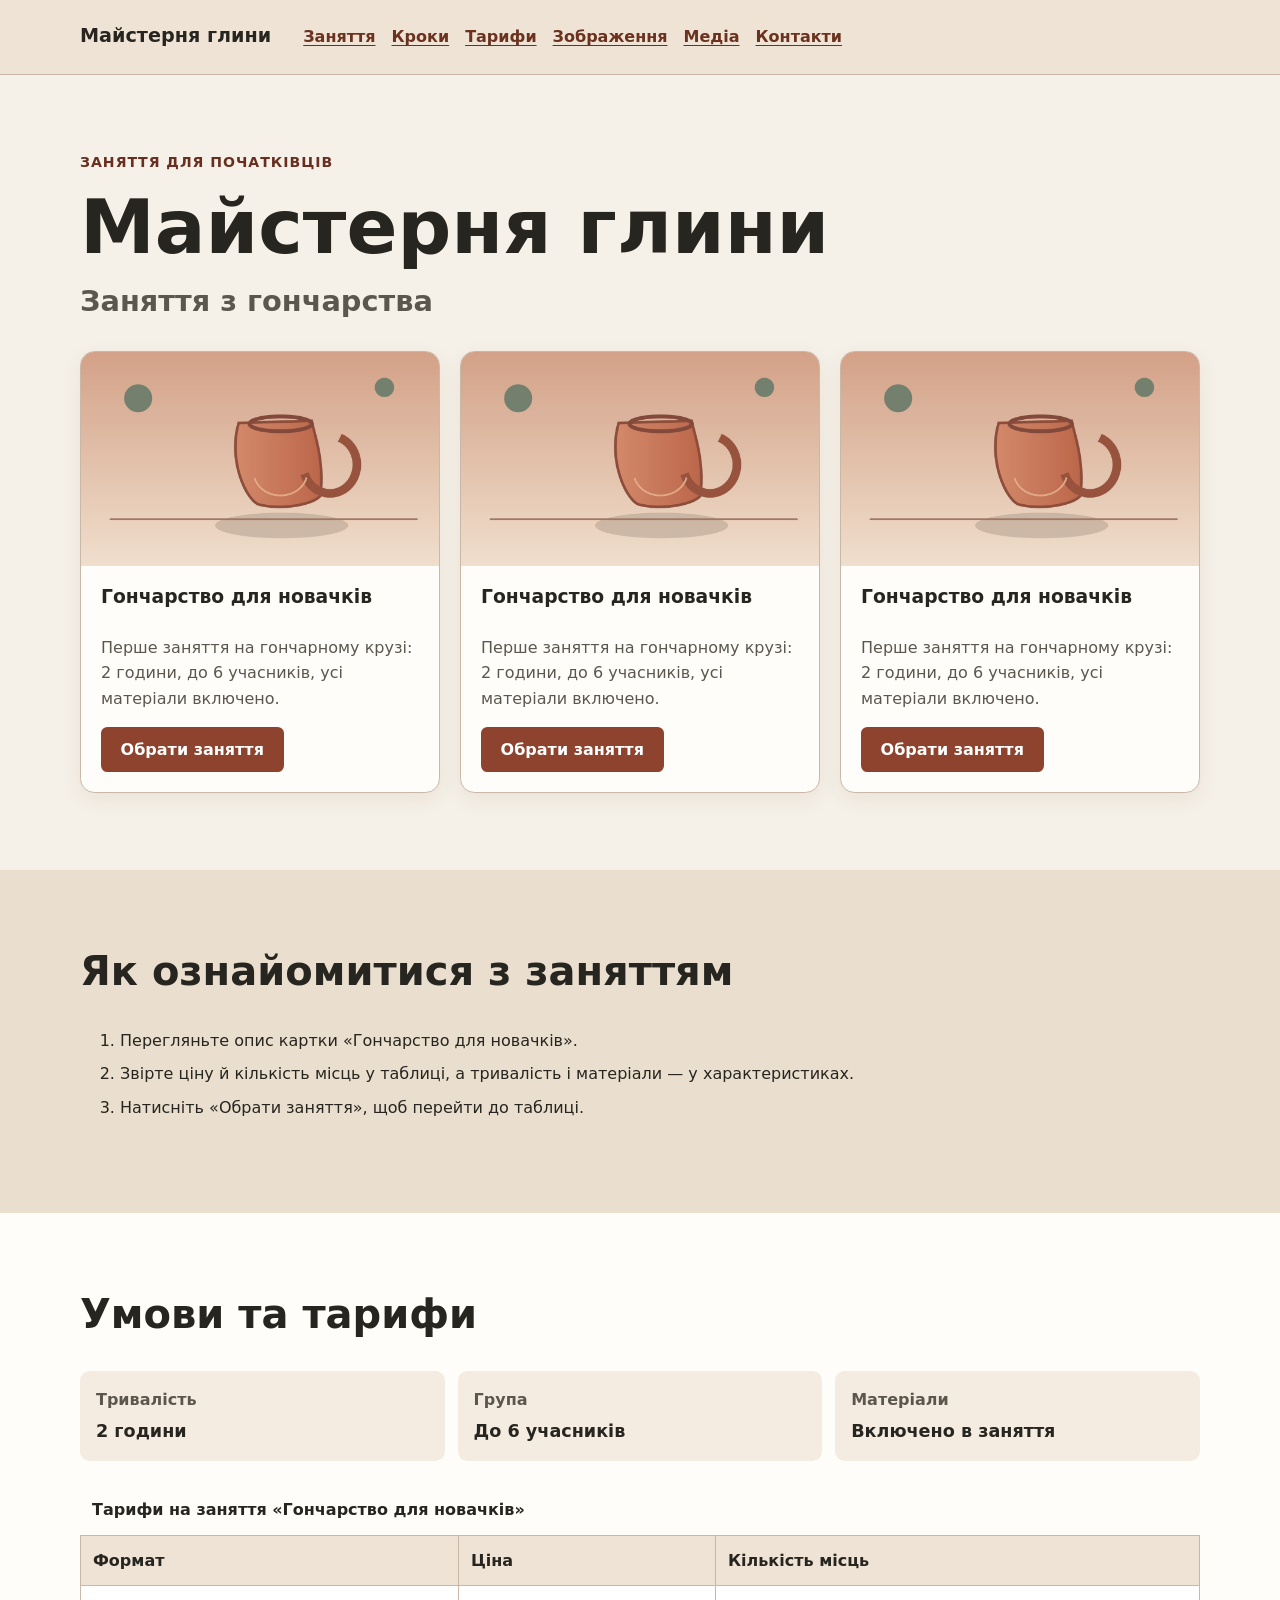
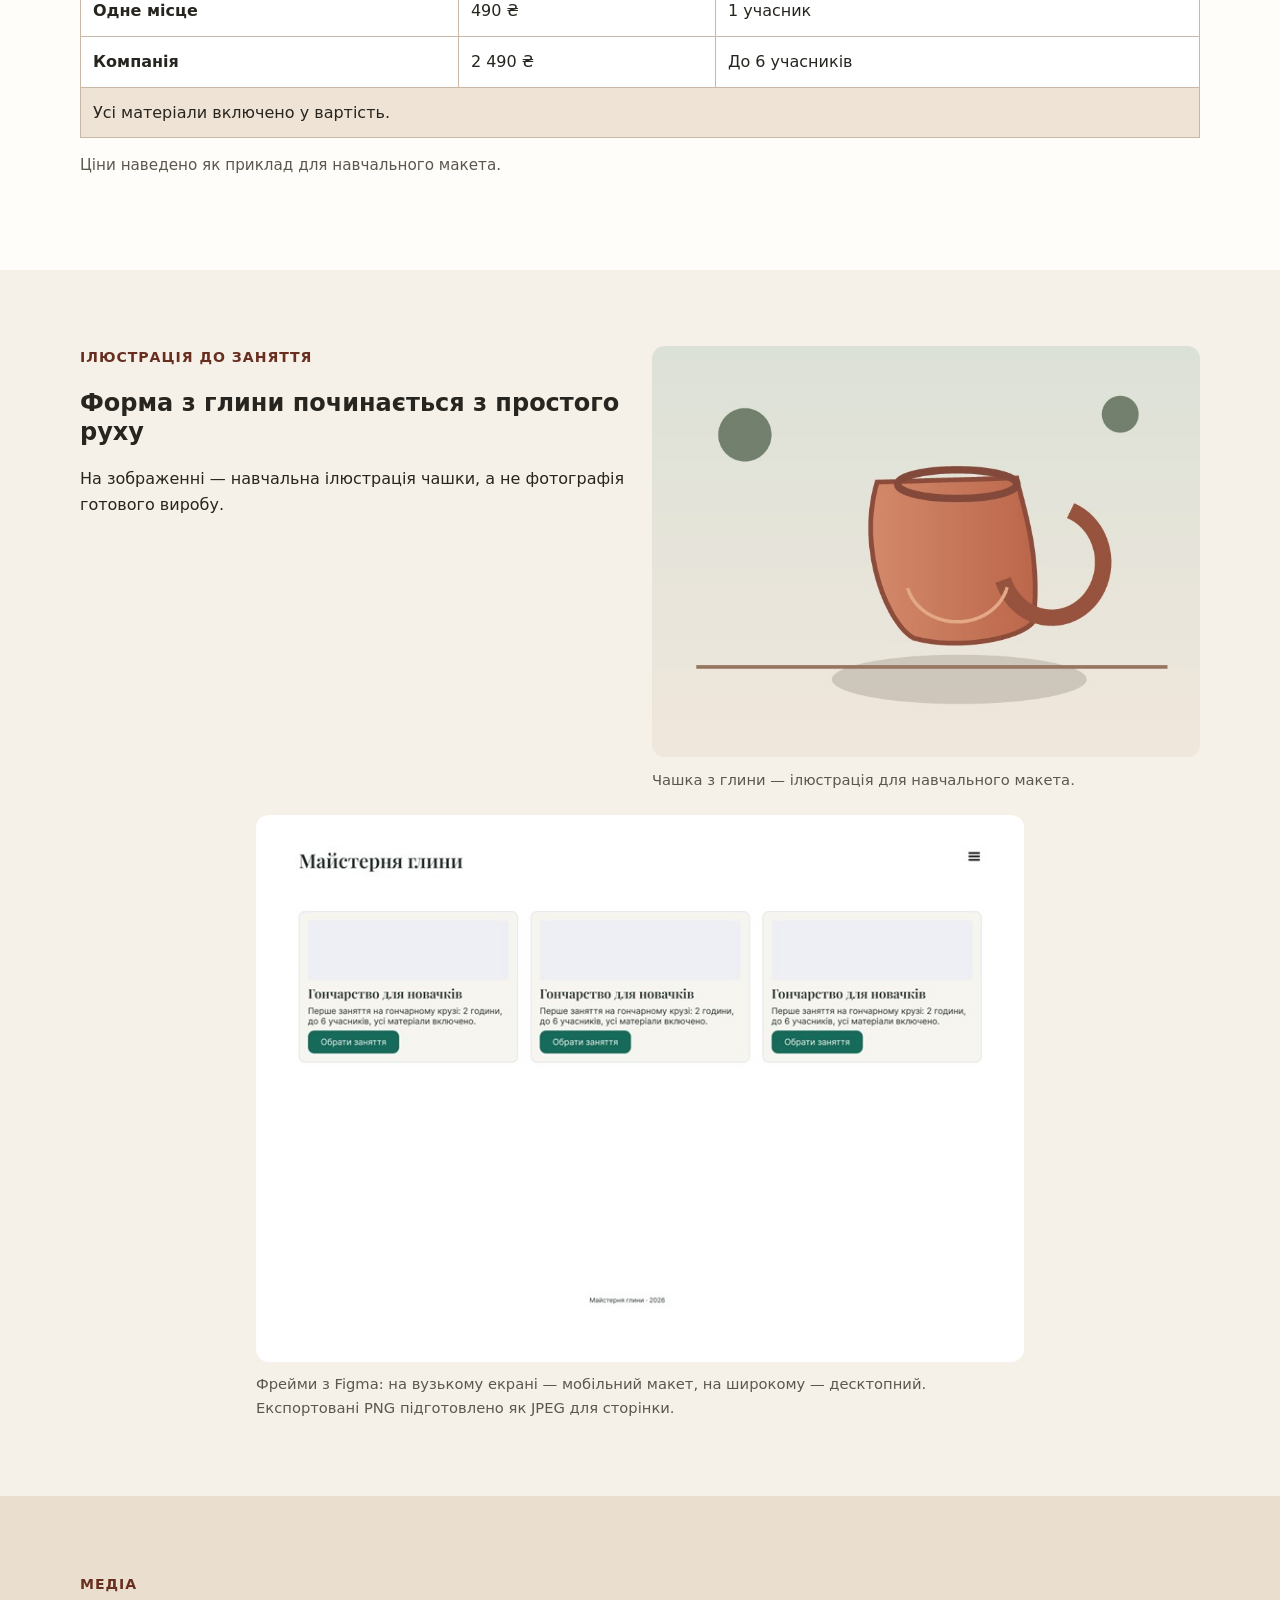
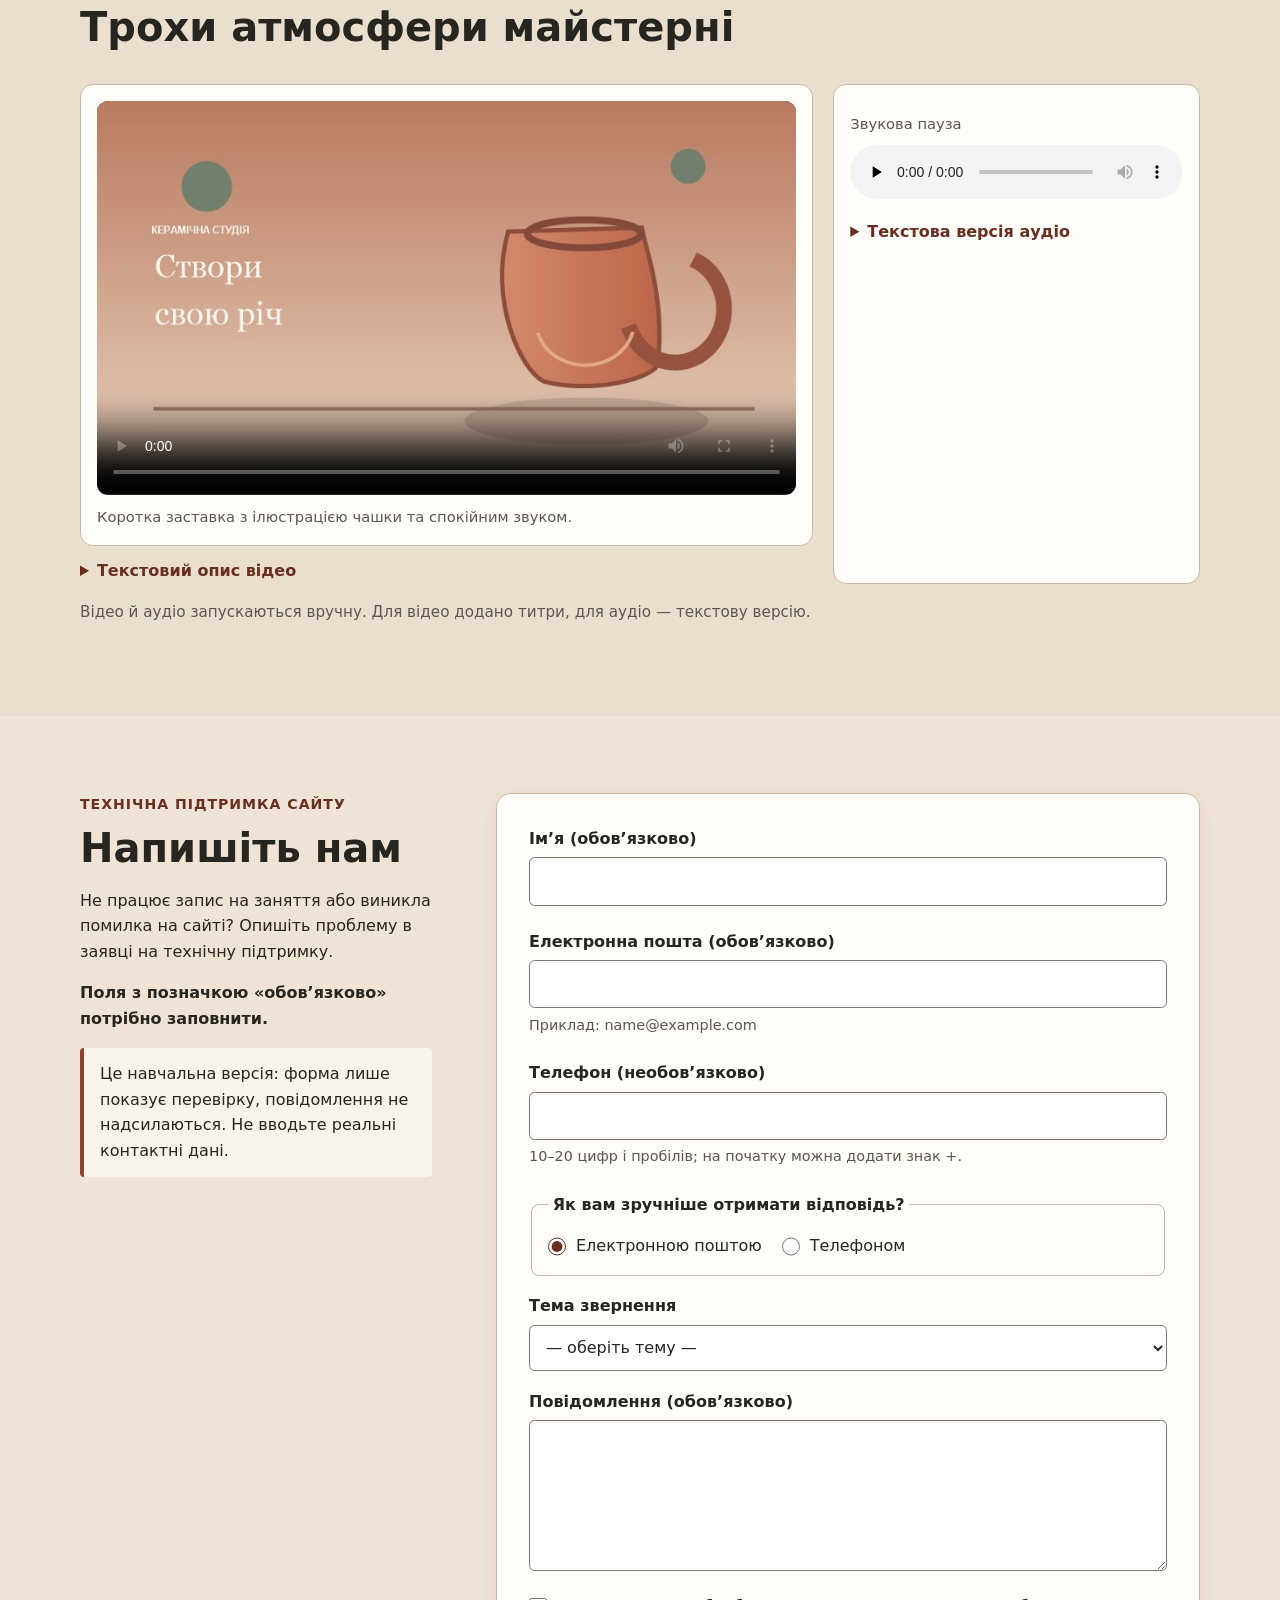
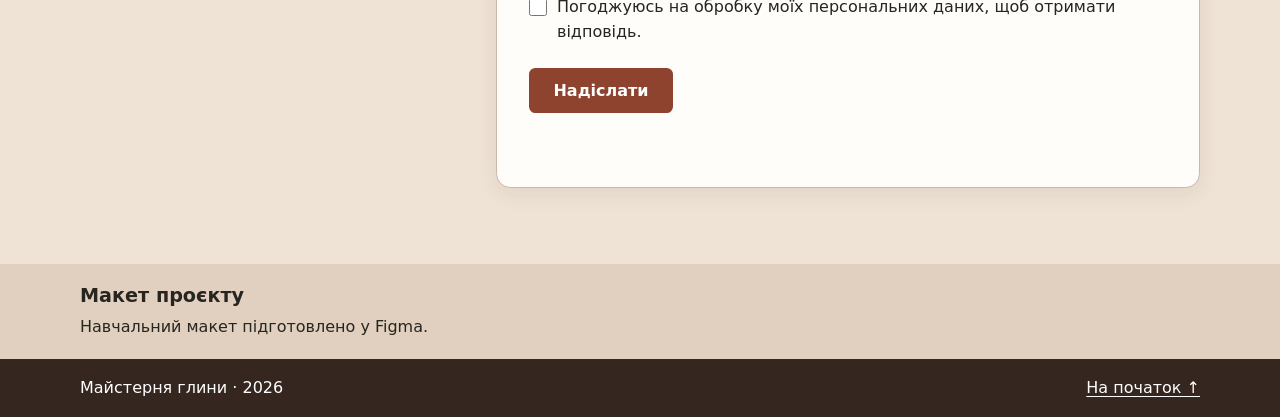
<file: index.html>
<!doctype html>
<html lang="uk">
<head>
  <meta charset="utf-8">
  <meta name="viewport" content="width=device-width, initial-scale=1">
  <meta name="description" content="Заняття з гончарства та форма зворотного зв’язку Майстерні глини.">
  <title>Майстерня глини — заняття з гончарства</title>
  <link rel="stylesheet" href="css/style.css">
  <link rel="stylesheet" href="css/grid.css">
  <script src="js/form.js" defer></script>
</head>
<body>
  <a class="skip-link" href="#main">Перейти до основного вмісту</a>
  <header class="site-header">
    <a class="brand" href="#main">Майстерня глини</a>
    <nav aria-label="Основна навігація">
      <ul class="nav-list">
        <li><a href="#zanyattya">Заняття</a></li>
        <li><a href="#how-to">Кроки</a></li>
        <li><a href="#conditions">Тарифи</a></li>
        <li><a href="#illustration">Зображення</a></li>
        <li><a href="#media">Медіа</a></li>
        <li><a href="#contact">Контакти</a></li>
      </ul>
    </nav>
  </header>

  <main id="main">
    <section class="classes" id="zanyattya" aria-labelledby="classes-title">
      <div class="section-heading">
        <p class="eyebrow">Заняття для початківців</p>
        <h1 id="classes-title">Майстерня глини</h1>
        <h2>Заняття з гончарства</h2>
      </div>
      <div class="class-grid">
        <article class="class-card">
          <picture class="card-art">
            <source media="(min-width: 800px)" srcset="img/hero-wide.jpg">
            <img src="img/hero-mobile.jpg" width="480" height="640" alt="">
          </picture>
          <div class="card-copy">
            <h3>Гончарство для новачків</h3>
            <p>Перше заняття на гончарному крузі: 2 години, до 6 учасників, усі матеріали включено.</p>
            <a class="button" href="#conditions">Обрати заняття</a>
          </div>
        </article>
        <article class="class-card">
          <picture class="card-art">
            <source media="(min-width: 800px)" srcset="img/hero-wide.jpg">
            <img src="img/hero-mobile.jpg" width="480" height="640" alt="">
          </picture>
          <div class="card-copy">
            <h3>Гончарство для новачків</h3>
            <p>Перше заняття на гончарному крузі: 2 години, до 6 учасників, усі матеріали включено.</p>
            <a class="button" href="#conditions">Обрати заняття</a>
          </div>
        </article>
        <article class="class-card">
          <picture class="card-art">
            <source media="(min-width: 800px)" srcset="img/hero-wide.jpg">
            <img src="img/hero-mobile.jpg" width="480" height="640" alt="">
          </picture>
          <div class="card-copy">
            <h3>Гончарство для новачків</h3>
            <p>Перше заняття на гончарному крузі: 2 години, до 6 учасників, усі матеріали включено.</p>
            <a class="button" href="#conditions">Обрати заняття</a>
          </div>
        </article>
      </div>
    </section>

    <section class="how-to" id="how-to" aria-labelledby="how-to-title">
      <div class="content-width">
        <h2 id="how-to-title">Як ознайомитися з заняттям</h2>
        <ol>
          <li>Перегляньте опис картки «Гончарство для новачків».</li>
          <li>Звірте ціну й кількість місць у таблиці, а тривалість і матеріали — у характеристиках.</li>
          <li>Натисніть «Обрати заняття», щоб перейти до таблиці.</li>
        </ol>
      </div>
    </section>

    <section class="conditions" id="conditions" aria-labelledby="conditions-title">
      <div class="content-width">
        <h2 id="conditions-title">Умови та тарифи</h2>
        <dl class="session-facts">
          <div><dt>Тривалість</dt><dd>2 години</dd></div>
          <div><dt>Група</dt><dd>До 6 учасників</dd></div>
          <div><dt>Матеріали</dt><dd>Включено в заняття</dd></div>
        </dl>
        <div class="table-wrap">
          <table>
            <caption>Тарифи на заняття «Гончарство для новачків»</caption>
            <thead>
              <tr><th scope="col">Формат</th><th scope="col">Ціна</th><th scope="col">Кількість місць</th></tr>
            </thead>
            <tbody>
              <tr><th scope="row">Одне місце</th><td>490 ₴</td><td>1 учасник</td></tr>
              <tr><th scope="row">Компанія</th><td>2 490 ₴</td><td>До 6 учасників</td></tr>
            </tbody>
            <tfoot>
              <tr><td colspan="3">Усі матеріали включено у вартість.</td></tr>
            </tfoot>
          </table>
        </div>
        <p class="price-note">Ціни наведено як приклад для навчального макета.</p>
      </div>
    </section>

    <section class="illustration" id="illustration" aria-labelledby="illustration-title">
      <div class="content-width illustration-layout">
        <div>
          <p class="eyebrow">Ілюстрація до заняття</p>
          <h2 id="illustration-title">Форма з глини починається з простого руху</h2>
          <p>На зображенні — навчальна ілюстрація чашки, а не фотографія готового виробу.</p>
        </div>
        <figure>
          <img src="img/work-800.jpg" srcset="img/work-480.jpg 480w, img/work-800.jpg 800w" sizes="(max-width: 600px) 480px, 800px" width="800" height="600" loading="lazy" alt="Ілюстрація керамічної чашки ручної роботи">
          <figcaption>Чашка з глини — ілюстрація для навчального макета.</figcaption>
        </figure>
        <figure>
          <picture>
            <source media="(min-width: 800px)" srcset="img/figma-desktop-480.jpg 480w, img/figma-desktop-800.jpg 800w" sizes="800px">
            <img src="img/figma-mobile.jpg" width="480" height="1638" loading="lazy" alt="Макет Майстерні глини: назва студії, картки занять і кнопки Обрати заняття">
          </picture>
          <figcaption>Фрейми з Figma: на вузькому екрані — мобільний макет, на широкому — десктопний. Експортовані PNG підготовлено як JPEG для сторінки.</figcaption>
        </figure>
      </div>
    </section>

    <section class="media-section" id="media" aria-labelledby="media-title">
      <div class="content-width">
        <p class="eyebrow">Медіа</p>
        <h2 id="media-title">Трохи атмосфери майстерні</h2>
        <div class="media-grid">
          <div>
            <figure class="video-figure">
              <video controls preload="metadata" poster="img/promo-poster.jpg" width="800" height="450">
                <source src="video/promo.mp4" type="video/mp4">
                <track kind="captions" src="captions/promo-uk.vtt" srclang="uk" label="Українська" default>
                <p>Ваш браузер не відтворює відео. <a href="video/promo.mp4">Завантажити MP4</a>.</p>
              </video>
              <figcaption>Коротка заставка з ілюстрацією чашки та спокійним звуком.</figcaption>
            </figure>
            <details class="transcript">
              <summary>Текстовий опис відео</summary>
              <p>На теракотовому тлі показано чашку й напис «Створи свою річ». Зображення плавно з’являється і наприкінці зникає. Лунає тихий синтезований тон, що поступово стихає.</p>
            </details>
          </div>
          <div class="audio-card">
            <figure class="audio-figure">
              <figcaption>Звукова пауза</figcaption>
              <audio controls preload="none" src="audio/podcast.mp3">Ваш браузер не підтримує аудіо.</audio>
            </figure>
            <details class="transcript">
              <summary>Текстова версія аудіо</summary>
              <p>Звучить тихий синтезований тон, який поступово стихає. Мовлення немає.</p>
            </details>
          </div>
        </div>
        <p class="media-note">Відео й аудіо запускаються вручну. Для відео додано титри, для аудіо — текстову версію.</p>
      </div>
    </section>

    <section class="contact" id="contact" aria-labelledby="contact-title">
      <div class="content-width contact-layout">
        <div class="contact-intro">
          <p class="eyebrow">Технічна підтримка сайту</p>
          <h2 id="contact-title">Напишіть нам</h2>
          <p>Не працює запис на заняття або виникла помилка на сайті? Опишіть проблему в заявці на технічну підтримку.</p>
          <p class="required-note">Поля з позначкою «обов’язково» потрібно заповнити.</p>
          <p class="privacy-note">Це навчальна версія: форма лише показує перевірку, повідомлення не надсилаються. Не вводьте реальні контактні дані.</p>
        </div>

        <form id="contact-form" method="post" novalidate onsubmit="return false">
          <div class="form-field">
            <label for="name">Ім’я (обов’язково)</label>
            <input class="form-control" id="name" name="name" type="text" autocomplete="name" required minlength="2" maxlength="80" aria-describedby="name-error">
            <small class="error-message" id="name-error"></small>
          </div>

          <div class="form-field">
            <label for="email">Електронна пошта (обов’язково)</label>
            <input class="form-control" id="email" name="email" type="email" autocomplete="email" required aria-describedby="email-hint email-error">
            <small class="field-hint" id="email-hint">Приклад: name@example.com</small>
            <small class="error-message" id="email-error"></small>
          </div>

          <div class="form-field">
            <label for="phone">Телефон (необов’язково)</label>
            <input class="form-control" id="phone" name="phone" type="tel" inputmode="tel" autocomplete="tel" pattern="\+?[0-9 ]{10,20}" aria-describedby="phone-hint phone-error">
            <small class="field-hint" id="phone-hint">10–20 цифр і пробілів; на початку можна додати знак +.</small>
            <small class="error-message" id="phone-error"></small>
          </div>

          <fieldset class="response-group">
            <legend>Як вам зручніше отримати відповідь?</legend>
            <div class="choice-row">
              <label class="choice" for="by-email"><input id="by-email" name="reply" type="radio" value="email" checked> Електронною поштою</label>
              <label class="choice" for="by-phone"><input id="by-phone" name="reply" type="radio" value="phone"> Телефоном</label>
            </div>
          </fieldset>

          <div class="form-field">
            <label for="topic">Тема звернення</label>
            <select class="form-control" id="topic" name="topic">
              <option value="">— оберіть тему —</option>
              <option value="booking">Проблема із записом на заняття</option>
              <option value="website">Помилка на сайті</option>
              <option value="other">Інше</option>
            </select>
          </div>

          <div class="form-field">
            <label for="message">Повідомлення (обов’язково)</label>
            <textarea class="form-control" id="message" name="message" rows="5" required minlength="10" maxlength="500" aria-describedby="message-error"></textarea>
            <small class="error-message" id="message-error"></small>
          </div>

          <div class="consent-field">
            <label class="choice" for="consent">
              <input id="consent" name="consent" type="checkbox" required aria-describedby="consent-error">
              Погоджуюсь на обробку моїх персональних даних, щоб отримати відповідь.
            </label>
            <small class="error-message" id="consent-error"></small>
          </div>

          <button class="button submit-button" type="submit">Надіслати</button>
          <p class="form-status" id="form-status" role="status" aria-live="polite"></p>
        </form>
      </div>
    </section>
  </main>

  <aside class="project-link" aria-labelledby="project-title">
    <div class="content-width">
      <h2 id="project-title">Макет проєкту</h2>
      <p>Навчальний макет підготовлено у Figma.</p>
    </div>
  </aside>

  <footer class="site-footer"><p>Майстерня глини · 2026</p><a href="#main">На початок ↑</a></footer>
</body>
</html>
</file>
<file: css/style.css>
:root {
  color-scheme: light;
  --ink: #27251f;
  --muted: #5c574e;
  --paper: #f6f1e8;
  --surface: #fffdf9;
  --clay: #8d432d;
  --clay-dark: #682f21;
  --clay-light: #ead5c8;
  --line: #c9b8a8;
  --error: #c0392b;
  --focus: #2b4fe0;
  font-family: system-ui, -apple-system, "Segoe UI", sans-serif;
  font-size: 16px;
}

* { box-sizing: border-box; }
html { scroll-behavior: smooth; }
body { margin: 0; color: var(--ink); background: var(--paper); line-height: 1.6; }
a { color: #6a321f; text-underline-offset: 0.18em; }
a:hover { color: #472114; }
img, video { max-width: 100%; height: auto; }
figure { margin: 0; }
figcaption { color: var(--muted); font-size: 0.92rem; margin-top: 0.65rem; }
.content-width { width: min(100% - 2rem, 70rem); margin-inline: auto; }

.skip-link { position: absolute; z-index: 5; top: 0.75rem; left: 0.75rem; transform: translateY(-180%); padding: 0.6rem 0.9rem; background: var(--surface); border: 2px solid var(--focus); border-radius: 0.35rem; }
.skip-link:focus { transform: translateY(0); }
.site-header { display: flex; flex-wrap: wrap; align-items: center; justify-content: space-between; gap: 1rem 2rem; padding: 1rem max(1rem, calc((100% - 70rem) / 2)); background: #efe3d5; border-bottom: 1px solid var(--line); }
.site-header > nav { flex: 1 1 28rem; min-width: 0; }
.brand { color: var(--ink); font-weight: 800; font-size: 1.2rem; text-decoration: none; white-space: nowrap; }
.nav-list { display: flex; flex-wrap: wrap; gap: 0.45rem 1rem; padding: 0; margin: 0; list-style: none; }
.nav-list a { display: inline-block; padding: 0.5rem 0; font-weight: 650; }

.classes, .how-to, .conditions, .illustration, .media-section, .contact { padding-block: clamp(2.5rem, 6vw, 5rem); }
.section-heading { width: min(100% - 2rem, 70rem); margin: 0 auto 2rem; }
.eyebrow { margin: 0 0 0.5rem; color: var(--clay-dark); font-size: 0.88rem; font-weight: 800; letter-spacing: 0.07em; text-transform: uppercase; }
h1, h2, h3 { line-height: 1.2; }
h1 { max-width: 16ch; margin: 0; font-size: clamp(2.4rem, 7vw, 4.7rem); }
.section-heading h2 { margin: 0.75rem 0 0; color: var(--muted); font-size: clamp(1.25rem, 3vw, 1.8rem); }
.class-grid { display: flex; flex-wrap: wrap; gap: 1.25rem; width: min(100% - 2rem, 70rem); margin-inline: auto; }
.class-card { display: flex; flex: 1 1 16rem; flex-direction: column; min-width: 0; overflow: hidden; background: var(--surface); border: 1px solid var(--line); border-radius: 0.9rem; box-shadow: 0 0.4rem 1.4rem #34201512; }
.card-art img { display: block; width: 100%; max-height: 16rem; object-fit: cover; }
.card-copy { display: flex; flex: 1; flex-direction: column; min-width: 0; padding: 1.25rem; }
.card-copy h3 { margin: 0 0 0.6rem; }
.card-copy p { color: var(--muted); }
.class-card .button { align-self: flex-start; margin-top: auto; }
.button { display: inline-flex; align-items: center; justify-content: center; min-height: 2.8rem; padding: 0.65rem 1.1rem; color: #fff; background: var(--clay); border: 2px solid var(--clay); border-radius: 0.4rem; font: inherit; font-weight: 750; line-height: 1.2; text-decoration: none; cursor: pointer; }
.button:hover { color: #fff; background: var(--clay-dark); border-color: var(--clay-dark); }
.how-to { background: #eadfce; }
.how-to h2, .conditions h2, .contact h2 { margin-top: 0; font-size: clamp(1.7rem, 4vw, 2.5rem); }
.how-to li + li { margin-top: 0.5rem; }
.conditions { background: var(--surface); }
.session-facts { display: flex; flex-wrap: wrap; gap: 0.8rem; margin: 0 0 1.5rem; }
.session-facts div { flex: 1 1 14rem; min-width: 0; padding: 1rem; background: #f4ece1; border-radius: 0.6rem; }
.session-facts dt { color: var(--muted); font-weight: 700; }
.session-facts dd { margin: 0.25rem 0 0; font-size: 1.1rem; font-weight: 750; }
.table-wrap { overflow-x: auto; }
table { width: 100%; border-collapse: collapse; background: #fff; }
caption { padding: 0.75rem; text-align: left; font-weight: 750; }
th, td { padding: 0.75rem; border: 1px solid var(--line); text-align: left; }
thead, tfoot { background: #efe3d5; }
.price-note, .media-note { color: var(--muted); font-size: 0.95rem; }
.illustration-layout { display: flex; flex-wrap: wrap; align-items: flex-start; gap: 1.5rem; }
.illustration-layout > div, .illustration-layout figure:first-of-type { flex: 1 1 20rem; min-width: 0; }
.illustration-layout figure:last-of-type { flex: 1 1 100%; max-width: 48rem; min-width: 0; margin-inline: auto; }
.illustration-layout img { display: block; width: 100%; border-radius: 0.8rem; }
.media-section { background: #eadfce; }
.media-section h2 { margin-top: 0; font-size: clamp(1.7rem, 4vw, 2.5rem); }
.media-grid { display: flex; flex-wrap: wrap; align-items: stretch; gap: 1.25rem; }
.media-grid > :first-child { flex: 1 1 32rem; min-width: 0; }
.media-grid > .audio-card { flex: 1 1 18rem; min-width: 0; }
.video-figure video { display: block; width: 100%; background: #32251f; border-radius: 0.7rem; }
.audio-card, .video-figure { padding: 1rem; background: var(--surface); border: 1px solid var(--line); border-radius: 0.8rem; }
.audio-figure audio { width: 100%; margin-top: 0.6rem; }
.transcript { margin-top: 0.8rem; color: var(--muted); }
.transcript summary { color: var(--clay-dark); font-weight: 700; cursor: pointer; }
.media-note { margin-top: 1rem; }

.contact { background: #efe3d5; }
.contact-layout { display: flex; flex-wrap: wrap; gap: clamp(1.5rem, 5vw, 4rem); align-items: flex-start; }
.contact-intro { flex: 1 1 16rem; min-width: 0; max-width: 30rem; }
.contact-layout > form { flex: 1 1 28rem; min-width: 0; }
.contact-intro h2 { margin-bottom: 0.75rem; }
.required-note { font-weight: 700; }
.privacy-note { padding: 0.85rem 1rem; background: #f8f3eb; border-left: 4px solid var(--clay); border-radius: 0.25rem; }
#contact-form { display: grid; gap: 1.1rem; padding: clamp(1.1rem, 3vw, 2rem); background: var(--surface); border: 1px solid var(--line); border-radius: 0.9rem; box-shadow: 0 0.4rem 1.4rem #34201512; }
.form-field { display: grid; gap: 0.35rem; }
.form-field > label { font-weight: 750; }
.form-control { width: 100%; min-height: 2.9rem; padding: 0.65rem 0.75rem; color: var(--ink); background: #fff; border: 1px solid #82776e; border-radius: 0.35rem; font: inherit; }
textarea.form-control { min-height: 8rem; resize: vertical; }
.form-control:user-invalid { border: 2px solid var(--error); }
.form-control[aria-invalid="true"] { border: 2px solid var(--error); }
.field-hint { color: var(--muted); font-size: 0.9rem; }
.error-message { display: block; color: #8f2118; font-size: 0.95rem; font-weight: 650; }
.response-group { display: grid; gap: 0.7rem; padding: 1rem; border: 1px solid var(--line); border-radius: 0.5rem; }
.response-group legend { padding-inline: 0.3rem; font-weight: 750; }
.choice-row { display: flex; flex-wrap: wrap; gap: 0.75rem 1.25rem; }
.choice { display: flex; align-items: flex-start; gap: 0.6rem; }
.choice input { flex: 0 0 auto; width: 1.15rem; height: 1.15rem; margin: 0.25rem 0 0; accent-color: var(--clay-dark); }
.consent-field { display: grid; gap: 0.35rem; }
.submit-button { justify-self: start; min-width: 9rem; }
.form-status { min-height: 1.5em; margin: 0; color: #145d48; font-weight: 750; }

input:focus-visible, textarea:focus-visible, select:focus-visible, button:focus-visible, a:focus-visible, summary:focus-visible { outline: 3px solid var(--focus); outline-offset: 2px; }
.project-link { padding: 1.25rem 0; background: #e1d0bf; }
.project-link h2 { margin: 0 0 0.4rem; font-size: 1.2rem; }
.project-link p { margin: 0; }
.site-footer { display: flex; flex-wrap: wrap; align-items: center; justify-content: space-between; gap: 1rem; padding: 1rem max(1rem, calc((100% - 70rem) / 2)); background: #352720; color: #fff; }
.site-footer p { margin: 0; }
.site-footer a { color: #fff; }

@media (max-width: 760px) {
  .card-art img { max-height: 18rem; }
}

@media (prefers-reduced-motion: reduce) {
  html { scroll-behavior: auto; }
}
</file>
<file: css/grid.css>
/* ПР15. Спільні колонки для карток занять, фактів і медіа. */
.class-grid { display: grid; grid-template-columns: repeat(auto-fit, minmax(min(16rem, 100%), 1fr)); gap: 1.25rem; }
.session-facts { display: grid; grid-template-columns: repeat(auto-fit, minmax(min(14rem, 100%), 1fr)); gap: 0.8rem; }
.media-grid { display: grid; grid-template-columns: 1fr; gap: 1.25rem; }
.contact-layout { display: grid; grid-template-columns: 1fr; align-items: start; }
@media (min-width: 48rem) {
  .media-grid { grid-template-columns: minmax(0, 2fr) minmax(0, 1fr); }
  .contact-layout { grid-template-columns: minmax(0, 1fr) minmax(0, 2fr); }
}

@media (min-width: 64rem) { .class-grid { grid-template-columns: repeat(3, minmax(0, 1fr)); } }
@media print { .site-header nav, .button, #contact-form, audio, video, .project-link { display: none; } body { background: #fff; color: #000; } .class-card, .audio-card, .video-figure { box-shadow: none; break-inside: avoid; } .table-wrap { overflow: visible; } h2 { break-after: avoid; } }
</file>
